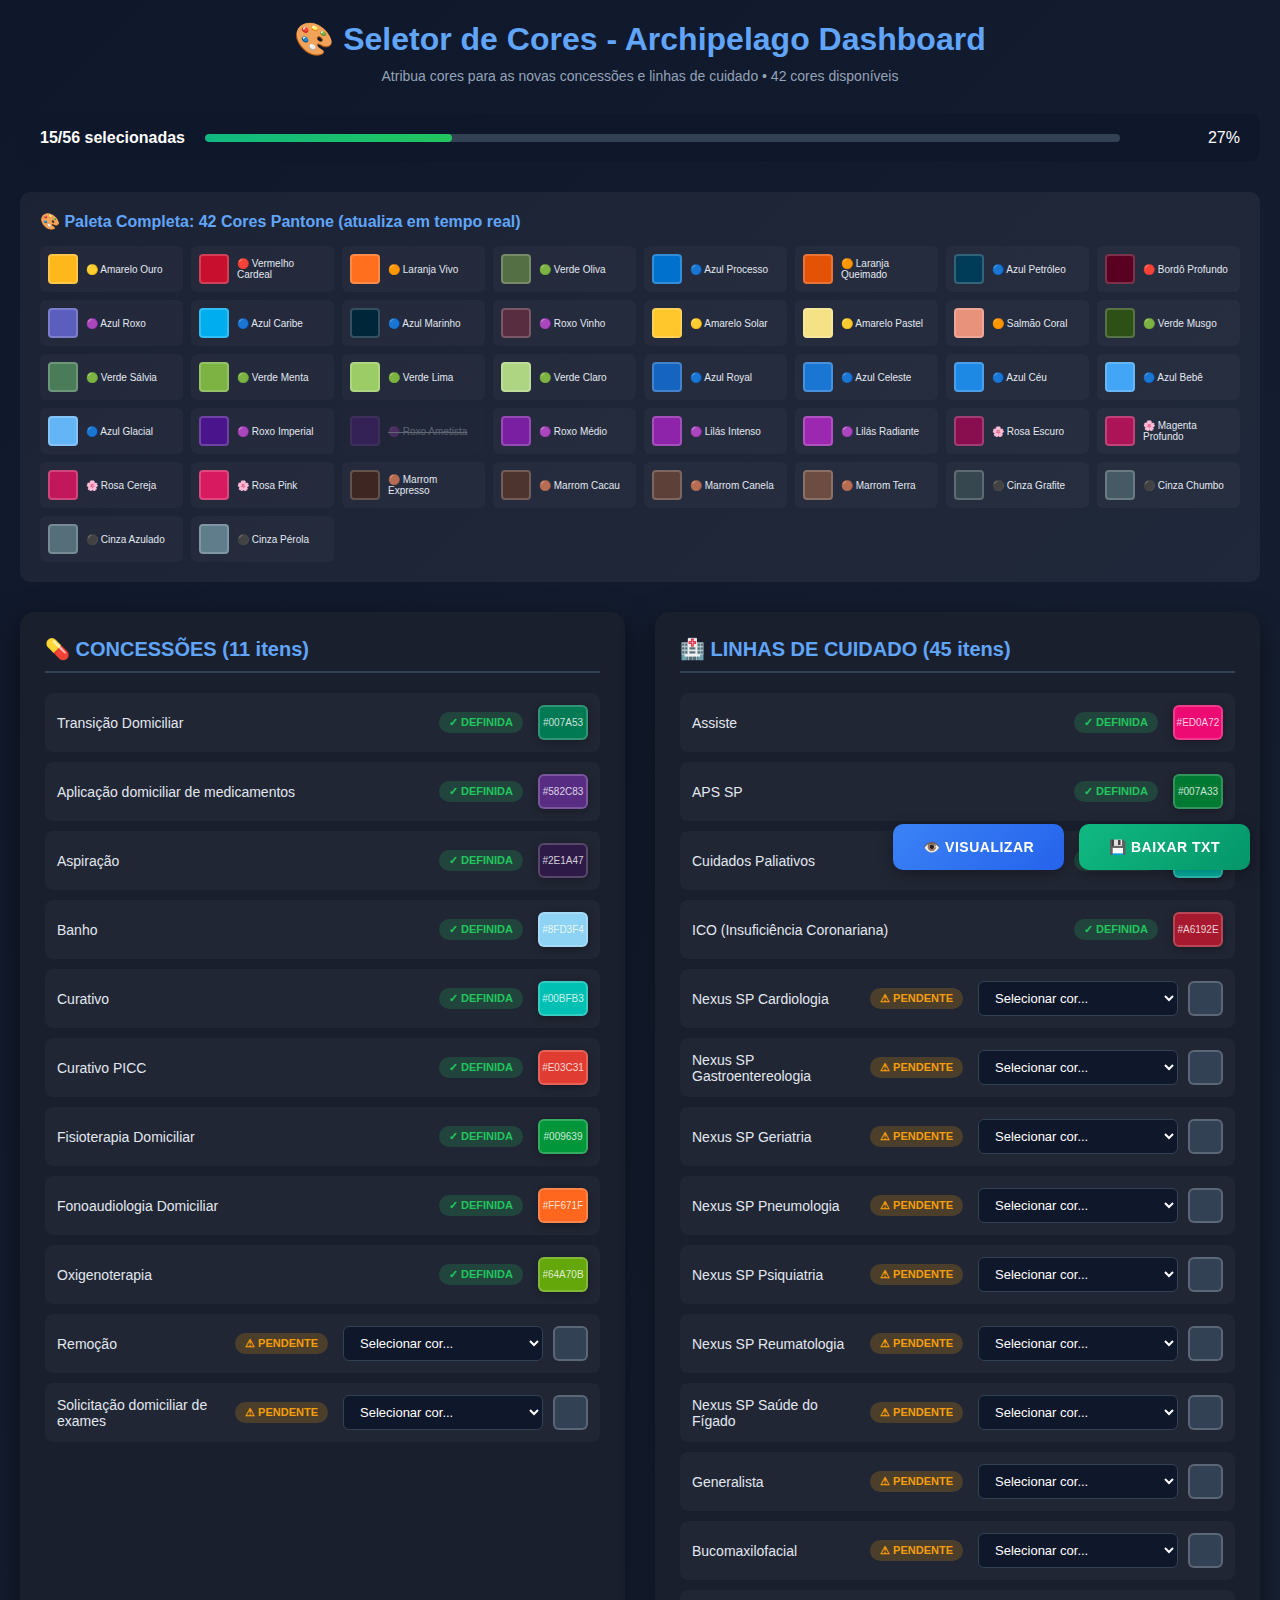
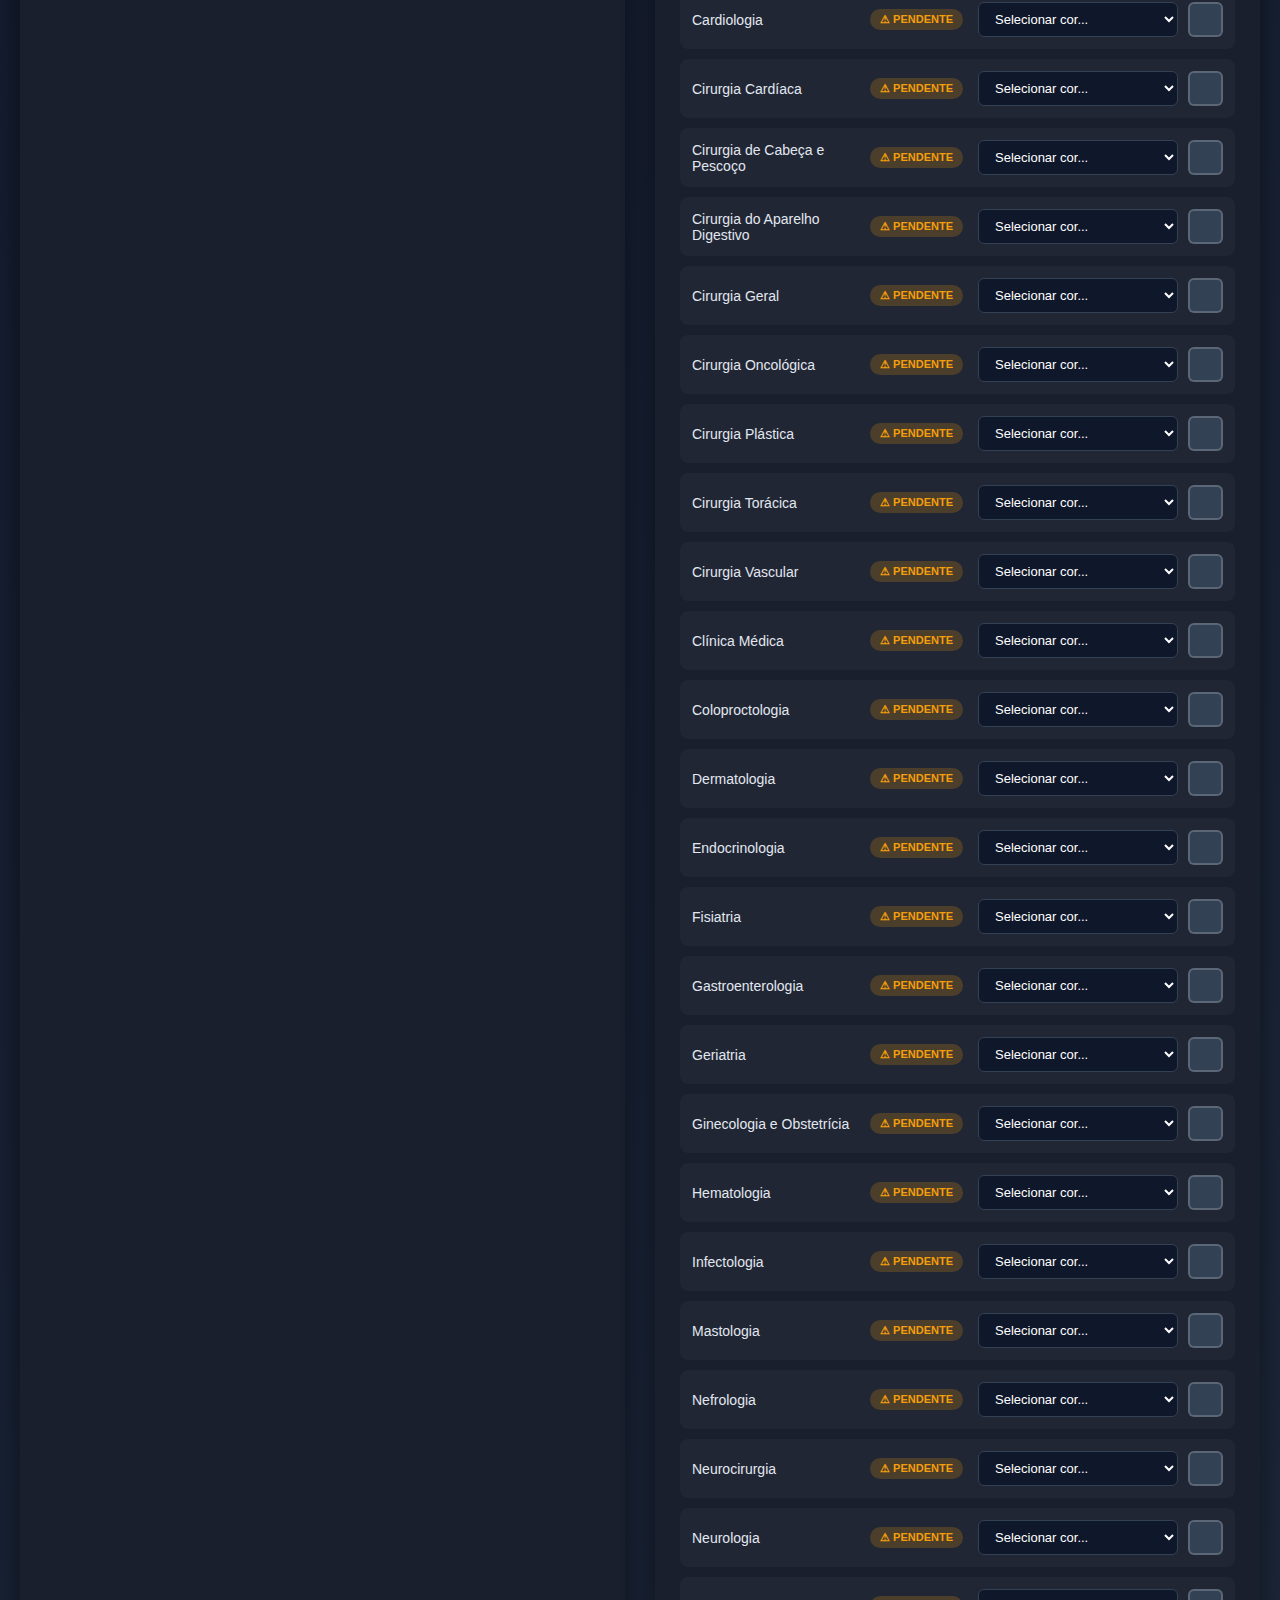
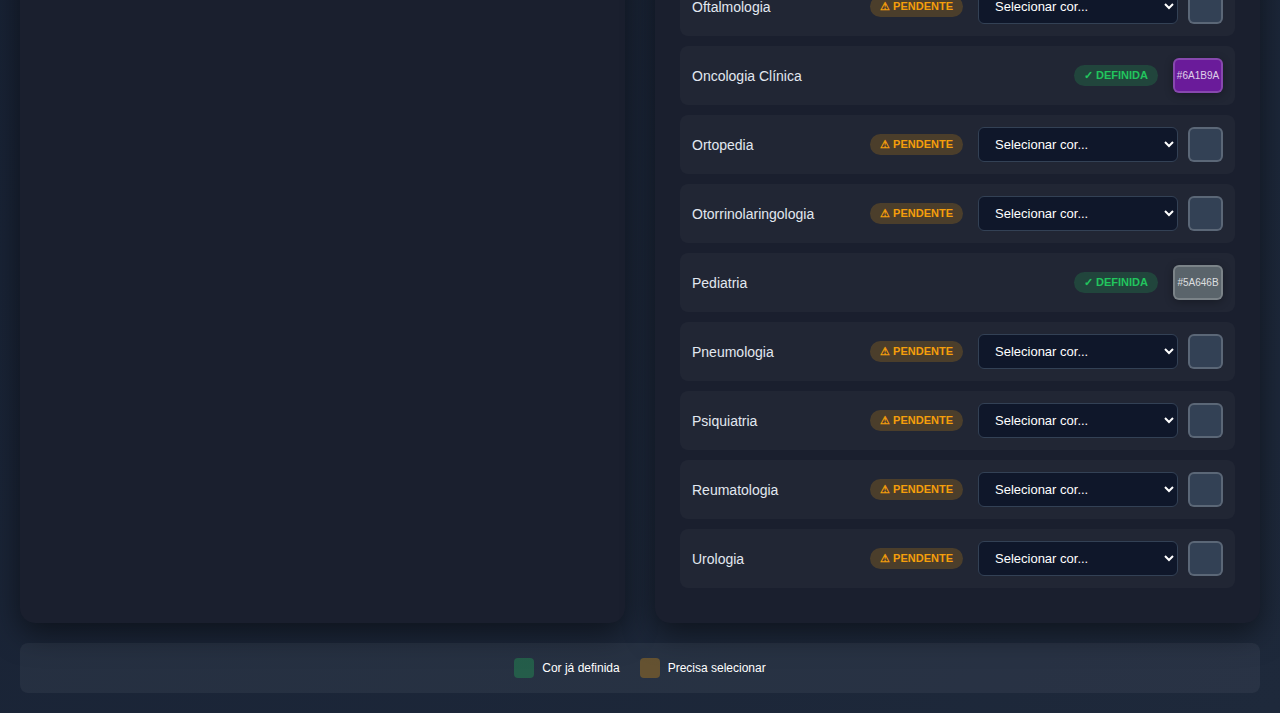
<file: cores.html>
<!DOCTYPE html>
<html lang="pt-BR">
<head>
    <meta charset="UTF-8">
    <meta name="viewport" content="width=device-width, initial-scale=1.0">
    <title>Seletor de Cores - Archipelago Dashboard</title>
    <style>
        * {
            margin: 0;
            padding: 0;
            box-sizing: border-box;
        }

        body {
            font-family: -apple-system, BlinkMacSystemFont, 'Segoe UI', Roboto, sans-serif;
            background: linear-gradient(135deg, #0f172a 0%, #1e293b 100%);
            color: #ffffff;
            padding: 20px;
            min-height: 100vh;
        }

        .container {
            max-width: 1400px;
            margin: 0 auto;
        }

        h1 {
            text-align: center;
            margin-bottom: 10px;
            font-size: 32px;
            color: #60a5fa;
        }

        .subtitle {
            text-align: center;
            color: #94a3b8;
            margin-bottom: 30px;
            font-size: 14px;
        }

        .sections {
            display: grid;
            grid-template-columns: 1fr 1fr;
            gap: 30px;
        }

        .section {
            background: #1a1f2e;
            border-radius: 15px;
            padding: 25px;
            box-shadow: 0 10px 30px rgba(0,0,0,0.5);
        }

        .section h2 {
            color: #60a5fa;
            margin-bottom: 20px;
            font-size: 20px;
            border-bottom: 2px solid #334155;
            padding-bottom: 10px;
        }

        .item {
            display: flex;
            align-items: center;
            gap: 15px;
            padding: 12px;
            background: rgba(255,255,255,0.03);
            border-radius: 8px;
            margin-bottom: 10px;
            transition: all 0.2s;
        }

        .item:hover {
            background: rgba(96, 165, 250, 0.1);
        }

        .item-name {
            flex: 1;
            font-size: 14px;
            color: #e2e8f0;
        }

        .color-box {
            width: 50px;
            height: 35px;
            border-radius: 6px;
            border: 2px solid rgba(255,255,255,0.2);
            display: flex;
            align-items: center;
            justify-content: center;
            font-size: 10px;
            color: rgba(255,255,255,0.8);
            box-shadow: 0 2px 8px rgba(0,0,0,0.3);
        }

        .color-selector-wrapper {
            display: flex;
            gap: 10px;
            align-items: center;
        }

        .color-select {
            padding: 8px 12px;
            background: #0f172a;
            color: #ffffff;
            border: 1px solid #334155;
            border-radius: 6px;
            font-size: 13px;
            cursor: pointer;
            min-width: 200px;
        }

        .color-select:focus {
            outline: none;
            border-color: #60a5fa;
            box-shadow: 0 0 0 3px rgba(96, 165, 250, 0.1);
        }

        .color-preview {
            width: 35px;
            height: 35px;
            border-radius: 6px;
            border: 2px solid rgba(255,255,255,0.2);
            background: #334155;
            transition: all 0.3s;
        }

        .status {
            display: inline-block;
            padding: 4px 10px;
            border-radius: 12px;
            font-size: 11px;
            font-weight: 600;
            text-transform: uppercase;
        }

        .status.definida {
            background: rgba(34, 197, 94, 0.2);
            color: #22c55e;
        }

        .status.pendente {
            background: rgba(245, 158, 11, 0.2);
            color: #f59e0b;
        }

        .actions {
            position: fixed;
            bottom: 30px;
            right: 30px;
            display: flex;
            gap: 15px;
        }

        .btn {
            padding: 15px 30px;
            border: none;
            border-radius: 10px;
            font-weight: 600;
            font-size: 14px;
            cursor: pointer;
            text-transform: uppercase;
            letter-spacing: 0.5px;
            transition: all 0.3s;
            box-shadow: 0 4px 15px rgba(0,0,0,0.3);
        }

        .btn-primary {
            background: linear-gradient(135deg, #10b981 0%, #059669 100%);
            color: white;
        }

        .btn-primary:hover {
            transform: translateY(-2px);
            box-shadow: 0 6px 20px rgba(16, 185, 129, 0.4);
        }

        .btn-secondary {
            background: linear-gradient(135deg, #3b82f6 0%, #2563eb 100%);
            color: white;
        }

        .btn-secondary:hover {
            transform: translateY(-2px);
            box-shadow: 0 6px 20px rgba(59, 130, 246, 0.4);
        }

        .progress {
            background: #0f172a;
            padding: 15px 20px;
            border-radius: 10px;
            margin-bottom: 30px;
            display: flex;
            justify-content: space-between;
            align-items: center;
        }

        .progress-bar {
            flex: 1;
            height: 8px;
            background: #334155;
            border-radius: 4px;
            margin: 0 20px;
            overflow: hidden;
        }

        .progress-fill {
            height: 100%;
            background: linear-gradient(90deg, #10b981, #22c55e);
            transition: width 0.3s;
            border-radius: 4px;
        }

        .legend {
            display: flex;
            gap: 20px;
            justify-content: center;
            margin-top: 20px;
            padding: 15px;
            background: rgba(255,255,255,0.05);
            border-radius: 8px;
        }

        .legend-item {
            display: flex;
            align-items: center;
            gap: 8px;
            font-size: 12px;
        }

        .legend-color {
            width: 20px;
            height: 20px;
            border-radius: 4px;
        }

        @media (max-width: 1024px) {
            .sections {
                grid-template-columns: 1fr;
            }
        }

        .cores-disponiveis {
            background: rgba(255,255,255,0.05);
            padding: 20px;
            border-radius: 10px;
            margin-bottom: 30px;
        }

        .cores-disponiveis h3 {
            color: #60a5fa;
            margin-bottom: 15px;
            font-size: 16px;
        }

        .cores-grid {
            display: grid;
            grid-template-columns: repeat(auto-fill, minmax(130px, 1fr));
            gap: 8px;
        }

        .cor-item {
            display: flex;
            align-items: center;
            gap: 8px;
            padding: 8px;
            background: rgba(255,255,255,0.03);
            border-radius: 6px;
            font-size: 10px;
            transition: all 0.2s;
        }

        .cor-item:hover {
            background: rgba(255,255,255,0.08);
        }

        .cor-item.usada {
            opacity: 0.3;
            text-decoration: line-through;
        }

        .cor-item-box {
            width: 30px;
            height: 30px;
            border-radius: 4px;
            border: 2px solid rgba(255,255,255,0.2);
            flex-shrink: 0;
        }

        .cor-item-label {
            color: #e2e8f0;
            flex: 1;
        }
    </style>
</head>
<body>
    <div class="container">
        <h1>🎨 Seletor de Cores - Archipelago Dashboard</h1>
        <p class="subtitle">Atribua cores para as novas concessões e linhas de cuidado • 42 cores disponíveis</p>

        <div class="progress">
            <div style="min-width: 120px;">
                <strong id="progressText">0/28 selecionadas</strong>
            </div>
            <div class="progress-bar">
                <div class="progress-fill" id="progressFill" style="width: 0%"></div>
            </div>
            <div style="min-width: 100px; text-align: right;">
                <span id="progressPercent">0%</span>
            </div>
        </div>

        <div class="cores-disponiveis">
            <h3>🎨 Paleta Completa: 42 Cores Pantone (atualiza em tempo real)</h3>
            <div class="cores-grid" id="coresDisponiveisGrid"></div>
        </div>

        <div class="sections">
            <!-- CONCESSÕES -->
            <div class="section">
                <h2>💊 CONCESSÕES (11 itens)</h2>
                <div id="concessoesContainer"></div>
            </div>

            <!-- LINHAS DE CUIDADO -->
            <div class="section">
                <h2>🏥 LINHAS DE CUIDADO (45 itens)</h2>
                <div id="linhasContainer"></div>
            </div>
        </div>

        <div class="legend">
            <div class="legend-item">
                <div class="legend-color" style="background: rgba(34, 197, 94, 0.3);"></div>
                <span>Cor já definida</span>
            </div>
            <div class="legend-item">
                <div class="legend-color" style="background: rgba(245, 158, 11, 0.3);"></div>
                <span>Precisa selecionar</span>
            </div>
        </div>
    </div>

    <div class="actions">
        <button class="btn btn-secondary" onclick="visualizarResultado()">👁️ Visualizar</button>
        <button class="btn btn-primary" onclick="baixarTXT()">💾 Baixar TXT</button>
    </div>

    <script>
        // =================== DADOS ===================
        const CONCESSOES = {
            'Transição Domiciliar': '#007A53',
            'Aplicação domiciliar de medicamentos': '#582C83',
            'Aspiração': '#2E1A47',
            'Banho': '#8FD3F4',
            'Curativo': '#00BFB3',
            'Curativo PICC': '#E03C31',
            'Fisioterapia Domiciliar': '#009639',
            'Fonoaudiologia Domiciliar': '#FF671F',
            'Oxigenoterapia': '#64A70B',
            'Remoção': null,
            'Solicitação domiciliar de exames': null
        };

        const LINHAS_CUIDADO = {
            'Assiste': '#ED0A72',
            'APS SP': '#007A33',
            'Cuidados Paliativos': '#00B5A2',
            'ICO (Insuficiência Coronariana)': '#A6192E',
            'Nexus SP Cardiologia': null,
            'Nexus SP Gastroentereologia': null,
            'Nexus SP Geriatria': null,
            'Nexus SP Pneumologia': null,
            'Nexus SP Psiquiatria': null,
            'Nexus SP Reumatologia': null,
            'Nexus SP Saúde do Fígado': null,
            'Generalista': null,
            'Bucomaxilofacial': null,
            'Cardiologia': null,
            'Cirurgia Cardíaca': null,
            'Cirurgia de Cabeça e Pescoço': null,
            'Cirurgia do Aparelho Digestivo': null,
            'Cirurgia Geral': null,
            'Cirurgia Oncológica': null,
            'Cirurgia Plástica': null,
            'Cirurgia Torácica': null,
            'Cirurgia Vascular': null,
            'Clínica Médica': null,
            'Coloproctologia': null,
            'Dermatologia': null,
            'Endocrinologia': null,
            'Fisiatria': null,
            'Gastroenterologia': null,
            'Geriatria': null,
            'Ginecologia e Obstetrícia': null,
            'Hematologia': null,
            'Infectologia': null,
            'Mastologia': null,
            'Nefrologia': null,
            'Neurocirurgia': null,
            'Neurologia': null,
            'Oftalmologia': null,
            'Oncologia Clínica': '#6A1B9A',
            'Ortopedia': null,
            'Otorrinolaringologia': null,
            'Pediatria': '#5A646B',
            'Pneumologia': null,
            'Psiquiatria': null,
            'Reumatologia': null,
            'Urologia': null
        };

        const CORES_DISPONIVEIS = {
            // === CORES ORIGINAIS (15) ===
            '#FFB81C': '🟡 Amarelo Ouro',
            '#C8102E': '🔴 Vermelho Cardeal',
            '#FF6F1D': '🟠 Laranja Vivo',
            '#556F44': '🟢 Verde Oliva',
            '#0072CE': '🔵 Azul Processo',
            '#E35205': '🟠 Laranja Queimado',
            '#003C57': '🔵 Azul Petróleo',
            '#5A0020': '🔴 Bordô Profundo',
            '#5C5EBE': '🟣 Azul Roxo',
            '#00AEEF': '🔵 Azul Caribe',
            '#00263A': '🔵 Azul Marinho',
            '#582D40': '🟣 Roxo Vinho',
            '#FFC72C': '🟡 Amarelo Solar',
            '#F4E285': '🟡 Amarelo Pastel',
            '#E8927C': '🟠 Salmão Coral',
            
            // === TONS DE VERDE (5) ===
            '#2D5016': '🟢 Verde Musgo',
            '#4A7C59': '🟢 Verde Sálvia',
            '#7CB342': '🟢 Verde Menta',
            '#9CCC65': '🟢 Verde Lima',
            '#AED581': '🟢 Verde Claro',
            
            // === TONS DE AZUL (5) ===
            '#1565C0': '🔵 Azul Royal',
            '#1976D2': '🔵 Azul Celeste',
            '#1E88E5': '🔵 Azul Céu',
            '#42A5F5': '🔵 Azul Bebê',
            '#64B5F6': '🔵 Azul Glacial',
            
            // === TONS DE ROXO/LILÁS (5) ===
            '#4A148C': '🟣 Roxo Imperial',
            '#6A1B9A': '🟣 Roxo Ametista',
            '#7B1FA2': '🟣 Roxo Médio',
            '#8E24AA': '🟣 Lilás Intenso',
            '#9C27B0': '🟣 Lilás Radiante',
            
            // === TONS DE ROSA/MAGENTA (4) ===
            '#880E4F': '🌸 Rosa Escuro',
            '#AD1457': '🌸 Magenta Profundo',
            '#C2185B': '🌸 Rosa Cereja',
            '#D81B60': '🌸 Rosa Pink',
            
            // === TONS DE MARROM/TERRA (4) ===
            '#3E2723': '🟤 Marrom Expresso',
            '#4E342E': '🟤 Marrom Cacau',
            '#5D4037': '🟤 Marrom Canela',
            '#6D4C41': '🟤 Marrom Terra',
            
            // === TONS DE CINZA/NEUTROS (4) ===
            '#37474F': '⚫ Cinza Grafite',
            '#455A64': '⚫ Cinza Chumbo',
            '#546E7A': '⚫ Cinza Azulado',
            '#607D8B': '⚫ Cinza Pérola'
        };

        let coresUsadas = new Set();

        // =================== INICIALIZAÇÃO ===================
        function init() {
            // Adicionar cores já definidas ao set de usadas
            Object.values(CONCESSOES).forEach(cor => {
                if (cor) coresUsadas.add(cor);
            });
            Object.values(LINHAS_CUIDADO).forEach(cor => {
                if (cor) coresUsadas.add(cor);
            });

            renderizarPaletaCores();
            renderizarConcessoes();
            renderizarLinhas();
            atualizarProgresso();
        }

        // =================== RENDERIZAR PALETA ===================
        function renderizarPaletaCores() {
            const grid = document.getElementById('coresDisponiveisGrid');
            grid.innerHTML = '';

            Object.entries(CORES_DISPONIVEIS).forEach(([hex, descricao]) => {
                const div = document.createElement('div');
                div.className = `cor-item ${coresUsadas.has(hex) ? 'usada' : ''}`;
                div.innerHTML = `
                    <div class="cor-item-box" style="background: ${hex};"></div>
                    <div class="cor-item-label">${descricao}</div>
                `;
                grid.appendChild(div);
            });
        }

        // =================== RENDERIZAR ===================
        function renderizarConcessoes() {
            const container = document.getElementById('concessoesContainer');
            container.innerHTML = '';

            Object.entries(CONCESSOES).forEach(([nome, cor]) => {
                const item = criarItemHTML(nome, cor, 'concessao');
                container.appendChild(item);
            });
        }

        function renderizarLinhas() {
            const container = document.getElementById('linhasContainer');
            container.innerHTML = '';

            Object.entries(LINHAS_CUIDADO).forEach(([nome, cor]) => {
                const item = criarItemHTML(nome, cor, 'linha');
                container.appendChild(item);
            });
        }

        function criarItemHTML(nome, cor, tipo) {
            const div = document.createElement('div');
            div.className = 'item';

            if (cor) {
                // Tem cor definida
                div.innerHTML = `
                    <div class="item-name">${nome}</div>
                    <span class="status definida">✓ Definida</span>
                    <div class="color-box" style="background: ${cor};">${cor}</div>
                `;
            } else {
                // Precisa selecionar cor
                const selectId = `select_${tipo}_${nome.replace(/\s+/g, '_')}`;
                div.innerHTML = `
                    <div class="item-name">${nome}</div>
                    <span class="status pendente">⚠ Pendente</span>
                    <div class="color-selector-wrapper">
                        <select class="color-select" id="${selectId}" data-tipo="${tipo}" data-nome="${nome}" onchange="selecionarCor(this)">
                            <option value="">Selecionar cor...</option>
                            ${gerarOpcoesDisponiveis()}
                        </select>
                        <div class="color-preview" id="${selectId}_preview"></div>
                    </div>
                `;
            }

            return div;
        }

        function gerarOpcoesDisponiveis() {
            let options = '';
            Object.entries(CORES_DISPONIVEIS).forEach(([hex, descricao]) => {
                if (!coresUsadas.has(hex)) {
                    options += `<option value="${hex}">${descricao}</option>`;
                }
            });
            return options;
        }

        // =================== SELEÇÃO DE COR ===================
        function selecionarCor(select) {
            const tipo = select.dataset.tipo;
            const nome = select.dataset.nome;
            const cor = select.value;

            // Atualizar preview
            const preview = document.getElementById(`${select.id}_preview`);
            if (preview) {
                preview.style.background = cor || '#334155';
            }

            if (!cor) return;

            // Adicionar cor ao set de usadas
            coresUsadas.add(cor);

            // Atualizar o objeto correspondente
            if (tipo === 'concessao') {
                CONCESSOES[nome] = cor;
            } else {
                LINHAS_CUIDADO[nome] = cor;
            }

            // Re-renderizar tudo
            renderizarPaletaCores();
            renderizarConcessoes();
            renderizarLinhas();
            atualizarProgresso();

            // Adicionar listeners aos novos selects
            adicionarListenersPreview();
        }

        // =================== PREVIEW AO HOVER ===================
        function adicionarListenersPreview() {
            document.querySelectorAll('.color-select').forEach(select => {
                select.addEventListener('change', function() {
                    const preview = document.getElementById(`${this.id}_preview`);
                    if (preview) {
                        preview.style.background = this.value || '#334155';
                    }
                });

                // Preview ao passar o mouse nas opções
                select.addEventListener('mouseover', function(e) {
                    if (e.target.tagName === 'OPTION' && e.target.value) {
                        const preview = document.getElementById(`${this.id}_preview`);
                        if (preview) {
                            preview.style.background = e.target.value;
                        }
                    }
                });

                select.addEventListener('mouseout', function() {
                    const preview = document.getElementById(`${this.id}_preview`);
                    if (preview) {
                        preview.style.background = this.value || '#334155';
                    }
                });
            });
        }

        // =================== PROGRESSO ===================
        function atualizarProgresso() {
            const totalItens = Object.keys(CONCESSOES).length + Object.keys(LINHAS_CUIDADO).length;
            const itensSelecionados = 
                Object.values(CONCESSOES).filter(c => c !== null).length +
                Object.values(LINHAS_CUIDADO).filter(c => c !== null).length;

            const percentual = Math.round((itensSelecionados / totalItens) * 100);

            document.getElementById('progressText').textContent = `${itensSelecionados}/${totalItens} selecionadas`;
            document.getElementById('progressPercent').textContent = `${percentual}%`;
            document.getElementById('progressFill').style.width = `${percentual}%`;
        }

        // =================== BAIXAR TXT ===================
        function baixarTXT() {
            const pendentes = 
                Object.entries(CONCESSOES).filter(([_, cor]) => cor === null).length +
                Object.entries(LINHAS_CUIDADO).filter(([_, cor]) => cor === null).length;

            if (pendentes > 0) {
                alert(`⚠️ Ainda faltam ${pendentes} cores para selecionar!\n\nPor favor, complete todas as seleções antes de baixar o arquivo.`);
                return;
            }

            // Gerar conteúdo do arquivo
            let conteudo = `===============================================
ARCHIPELAGO DASHBOARD - CONFIGURAÇÃO DE CORES
Gerado em: ${new Date().toLocaleString('pt-BR')}
===============================================

📊 RESUMO:
• Concessões: ${Object.keys(CONCESSOES).length} itens
• Linhas de Cuidado: ${Object.keys(LINHAS_CUIDADO).length} itens
• Total de cores: ${Object.keys(CONCESSOES).length + Object.keys(LINHAS_CUIDADO).length}

===============================================
💊 CONCESSÕES
===============================================

const CORES_CONCESSOES = {
`;

            Object.entries(CONCESSOES).forEach(([nome, cor]) => {
                conteudo += `    '${nome}': '${cor}',\n`;
            });

            conteudo += `};\n\n`;
            conteudo += `===============================================\n`;
            conteudo += `🏥 LINHAS DE CUIDADO\n`;
            conteudo += `===============================================\n\n`;
            conteudo += `const CORES_LINHAS = {\n`;

            Object.entries(LINHAS_CUIDADO).forEach(([nome, cor]) => {
                conteudo += `    '${nome}': '${cor}',\n`;
            });

            conteudo += `};\n\n`;
            conteudo += `===============================================\n`;
            conteudo += `📋 INSTRUÇÕES DE USO\n`;
            conteudo += `===============================================\n\n`;
            conteudo += `1. Copie as constantes CORES_CONCESSOES e CORES_LINHAS\n`;
            conteudo += `2. Cole no arquivo: js/app.js (Dashboard)\n`;
            conteudo += `3. Cole no arquivo: index.html (QR Code - JavaScript inline)\n`;
            conteudo += `4. Substitua os arrays existentes pelos novos\n`;
            conteudo += `5. Teste em ambiente de desenvolvimento antes de publicar\n\n`;
            conteudo += `===============================================\n`;
            conteudo += `🎨 CORES UTILIZADAS\n`;
            conteudo += `===============================================\n\n`;

            // Listar todas as cores usadas
            const coresUsadasArray = Array.from(coresUsadas).sort();
            coresUsadasArray.forEach(cor => {
                const desc = CORES_DISPONIVEIS[cor] || 'Cor original';
                conteudo += `${cor} - ${desc}\n`;
            });

            conteudo += `\n===============================================\n`;
            conteudo += `✅ ARQUIVO GERADO COM SUCESSO!\n`;
            conteudo += `===============================================\n`;

            // Criar blob e download
            const blob = new Blob([conteudo], { type: 'text/plain;charset=utf-8' });
            const url = URL.createObjectURL(blob);
            const a = document.createElement('a');
            a.href = url;
            a.download = `archipelago_cores_${new Date().getTime()}.txt`;
            document.body.appendChild(a);
            a.click();
            document.body.removeChild(a);
            URL.revokeObjectURL(url);

            alert('✅ Arquivo TXT baixado com sucesso!\n\nVocê pode agora:\n• Compartilhar com a equipe\n• Versionar no Git\n• Copiar o código para implementação');
        }

        function visualizarResultado() {
            const pendentes = 
                Object.entries(CONCESSOES).filter(([_, cor]) => cor === null).length +
                Object.entries(LINHAS_CUIDADO).filter(([_, cor]) => cor === null).length;

            const total = Object.keys(CONCESSOES).length + Object.keys(LINHAS_CUIDADO).length;
            const selecionadas = total - pendentes;

            if (pendentes > 0) {
                alert(`📊 Status da Seleção:\n\n` +
                      `✅ Completas: ${selecionadas}/${total}\n` +
                      `⚠️ Pendentes: ${pendentes}\n\n` +
                      `Complete todas as seleções para baixar o arquivo!`);
            } else {
                alert(`✅ Todas as cores foram selecionadas!\n\n` +
                      `📊 Resumo:\n` +
                      `• Concessões: ${Object.keys(CONCESSOES).length} itens\n` +
                      `• Linhas de Cuidado: ${Object.keys(LINHAS_CUIDADO).length} itens\n` +
                      `• Total: ${total} cores definidas\n\n` +
                      `Clique em "Baixar TXT" para exportar!`);
            }
        }

        // =================== INICIAR ===================
        window.addEventListener('load', function() {
            init();
            adicionarListenersPreview();
        });
    </script>
</body>
</html>
</file>
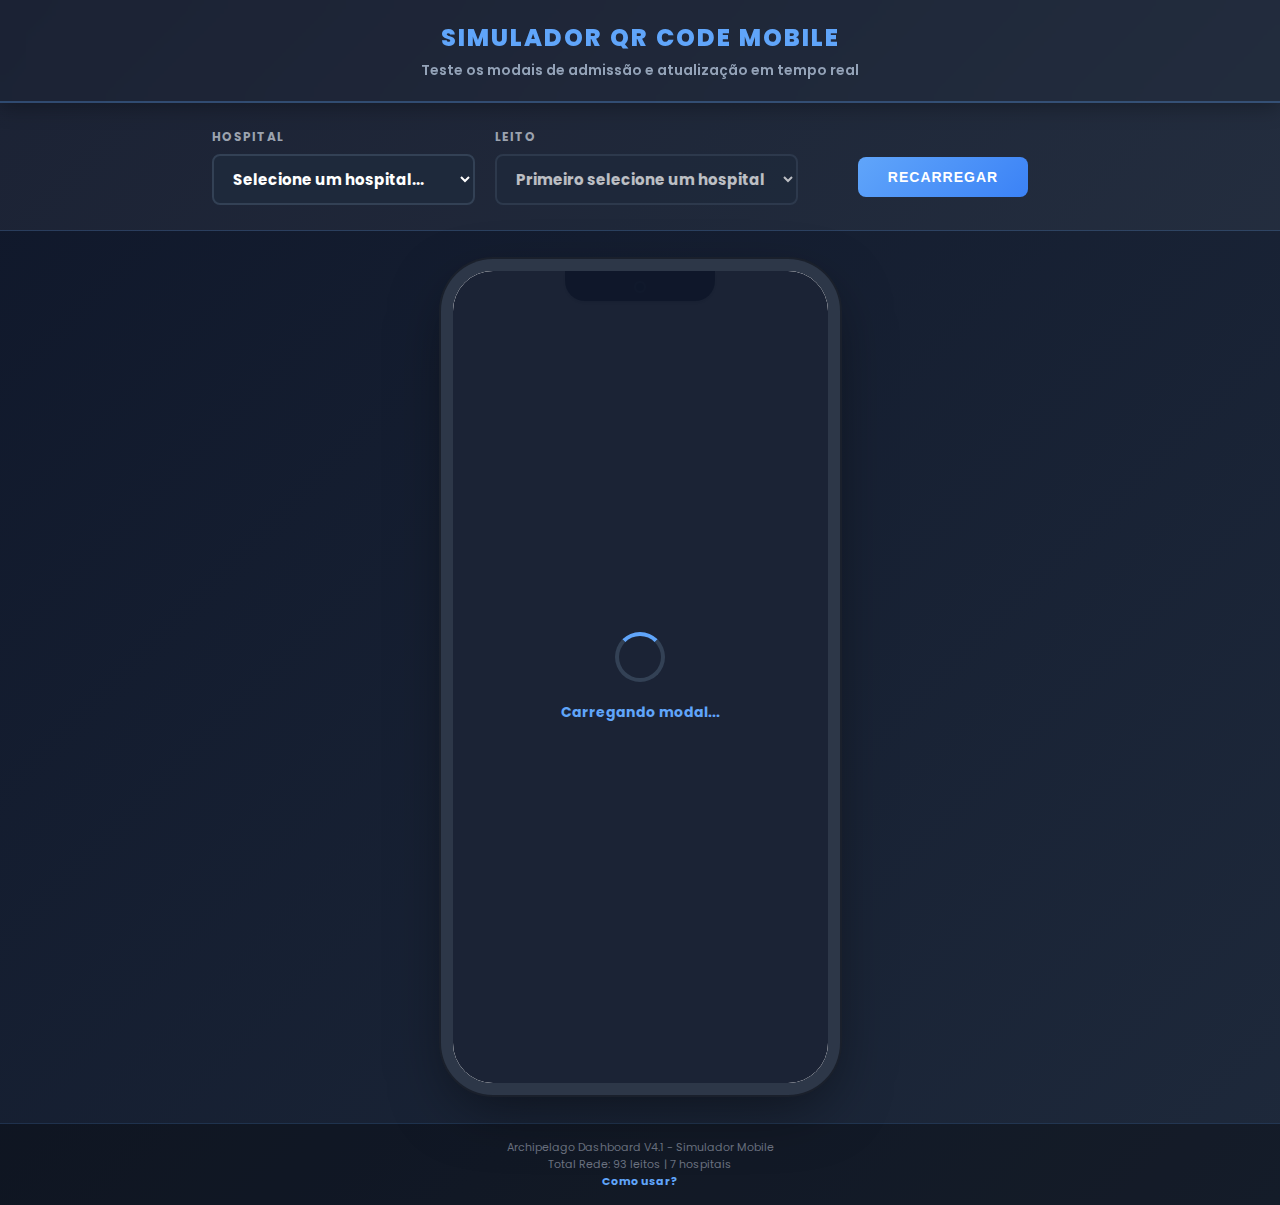
<file: simulador-qrcode.html>
<!DOCTYPE html>
<html lang="pt-BR">
<head>
    <meta charset="UTF-8">
    <meta name="viewport" content="width=device-width, initial-scale=1.0">
    <title>Simulador QR Code Mobile - Archipelago Dashboard</title>
    
    <link rel="preconnect" href="https://fonts.googleapis.com">
    <link rel="preconnect" href="https://fonts.gstatic.com" crossorigin>
    <link href="https://fonts.googleapis.com/css2?family=Poppins:wght@400;600;700;800&display=swap" rel="stylesheet">
    
    <style>
        * {
            margin: 0;
            padding: 0;
            box-sizing: border-box;
        }
        
        body {
            font-family: 'Poppins', sans-serif;
            background: linear-gradient(135deg, #0f172a 0%, #1e293b 100%);
            min-height: 100vh;
            display: flex;
            flex-direction: column;
            color: #ffffff;
            overflow-x: hidden;
        }
        
        /* =================== HEADER =================== */
        .header {
            background: rgba(255, 255, 255, 0.05);
            backdrop-filter: blur(10px);
            padding: 20px;
            border-bottom: 2px solid rgba(96, 165, 250, 0.3);
            box-shadow: 0 4px 20px rgba(0, 0, 0, 0.3);
        }
        
        .header h1 {
            font-size: 24px;
            font-weight: 800;
            text-align: center;
            margin-bottom: 5px;
            color: #60a5fa;
            text-transform: uppercase;
            letter-spacing: 2px;
        }
        
        .header p {
            text-align: center;
            font-size: 14px;
            color: #94a3b8;
            font-weight: 600;
        }
        
        /* =================== CONTROLES =================== */
        .controles {
            background: rgba(255, 255, 255, 0.05);
            padding: 25px;
            display: flex;
            gap: 20px;
            align-items: center;
            justify-content: center;
            flex-wrap: wrap;
            border-bottom: 1px solid rgba(96, 165, 250, 0.2);
        }
        
        .controle-group {
            display: flex;
            flex-direction: column;
            gap: 8px;
            min-width: 250px;
        }
        
        .controle-group label {
            font-size: 12px;
            font-weight: 700;
            text-transform: uppercase;
            letter-spacing: 1px;
            color: #9ca3af;
        }
        
        .controle-group select {
            padding: 12px 15px;
            background: #1e293b;
            color: #ffffff;
            border: 2px solid #334155;
            border-radius: 8px;
            font-size: 15px;
            font-weight: 700;
            font-family: 'Poppins', sans-serif;
            cursor: pointer;
            transition: all 0.2s;
        }
        
        .controle-group select:hover {
            border-color: #60a5fa;
        }
        
        .controle-group select:focus {
            outline: none;
            border-color: #60a5fa;
            box-shadow: 0 0 0 3px rgba(96, 165, 250, 0.2);
        }
        
        .btn-reload {
            padding: 12px 30px;
            background: linear-gradient(135deg, #60a5fa 0%, #3b82f6 100%);
            color: white;
            border: none;
            border-radius: 8px;
            font-weight: 700;
            font-size: 14px;
            cursor: pointer;
            transition: all 0.2s;
            text-transform: uppercase;
            letter-spacing: 1px;
            margin-top: 20px;
        }
        
        .btn-reload:hover {
            transform: translateY(-2px);
            box-shadow: 0 4px 12px rgba(96, 165, 250, 0.4);
        }
        
        .btn-reload:active {
            transform: translateY(0);
        }
        
        /* =================== INFO BAR =================== */
        .info-bar {
            background: rgba(16, 185, 129, 0.1);
            border: 2px solid rgba(16, 185, 129, 0.3);
            border-radius: 12px;
            padding: 15px 20px;
            margin: 20px;
            text-align: center;
        }
        
        .info-bar .url {
            font-size: 13px;
            color: #10b981;
            font-weight: 700;
            font-family: 'Courier New', monospace;
            background: rgba(16, 185, 129, 0.1);
            padding: 8px 15px;
            border-radius: 6px;
            display: inline-block;
            margin-top: 8px;
        }
        
        .info-bar .label {
            font-size: 11px;
            color: #6ee7b7;
            font-weight: 600;
            text-transform: uppercase;
            letter-spacing: 1px;
        }
        
        /* =================== CONTAINER PRINCIPAL =================== */
        .main-container {
            flex: 1;
            display: flex;
            align-items: center;
            justify-content: center;
            padding: 40px 20px;
        }
        
        /* =================== DISPOSITIVO MOBILE (IPHONE) =================== */
        .device-container {
            position: relative;
            width: 375px;
            height: 812px;
            background: #1a1f2e;
            border-radius: 40px;
            box-shadow: 
                0 0 0 12px #2d3748,
                0 0 0 14px #1a202c,
                0 20px 60px rgba(0, 0, 0, 0.5);
            overflow: hidden;
            transform-origin: center;
            animation: fadeIn 0.5s ease;
        }
        
        @keyframes fadeIn {
            from {
                opacity: 0;
                transform: scale(0.95);
            }
            to {
                opacity: 1;
                transform: scale(1);
            }
        }
        
        /* Notch (entalhe superior) */
        .device-notch {
            position: absolute;
            top: 0;
            left: 50%;
            transform: translateX(-50%);
            width: 150px;
            height: 30px;
            background: #1a1f2e;
            border-radius: 0 0 20px 20px;
            z-index: 10;
            box-shadow: 0 2px 5px rgba(0, 0, 0, 0.3);
        }
        
        /* Câmera */
        .device-camera {
            position: absolute;
            top: 10px;
            left: 50%;
            transform: translateX(-50%);
            width: 12px;
            height: 12px;
            background: #0f172a;
            border-radius: 50%;
            border: 2px solid #334155;
            z-index: 11;
        }
        
        /* Botões laterais */
        .device-button-left {
            position: absolute;
            left: -2px;
            top: 100px;
            width: 3px;
            height: 40px;
            background: #2d3748;
            border-radius: 2px 0 0 2px;
        }
        
        .device-button-right {
            position: absolute;
            right: -2px;
            top: 150px;
            width: 3px;
            height: 60px;
            background: #2d3748;
            border-radius: 0 2px 2px 0;
        }
        
        /* Tela do dispositivo */
        .device-screen {
            position: relative;
            width: 100%;
            height: 100%;
            background: #ffffff;
            overflow: hidden;
        }
        
        .device-iframe {
            width: 100%;
            height: 100%;
            border: none;
            background: #ffffff;
        }
        
        /* Loading overlay */
        .loading-overlay {
            position: absolute;
            top: 0;
            left: 0;
            width: 100%;
            height: 100%;
            background: rgba(15, 23, 42, 0.95);
            display: flex;
            flex-direction: column;
            align-items: center;
            justify-content: center;
            z-index: 20;
            transition: opacity 0.3s;
        }
        
        .loading-overlay.hidden {
            opacity: 0;
            pointer-events: none;
        }
        
        .loading-spinner {
            width: 50px;
            height: 50px;
            border: 4px solid #334155;
            border-top-color: #60a5fa;
            border-radius: 50%;
            animation: spin 0.8s linear infinite;
        }
        
        @keyframes spin {
            to { transform: rotate(360deg); }
        }
        
        .loading-text {
            margin-top: 20px;
            color: #60a5fa;
            font-size: 14px;
            font-weight: 700;
        }
        
        /* =================== FOOTER =================== */
        .footer {
            background: rgba(0, 0, 0, 0.3);
            padding: 15px;
            text-align: center;
            font-size: 11px;
            color: #6b7280;
            border-top: 1px solid rgba(96, 165, 250, 0.2);
        }
        
        .footer a {
            color: #60a5fa;
            text-decoration: none;
            font-weight: 700;
        }
        
        .footer a:hover {
            text-decoration: underline;
        }
        
        /* =================== RESPONSIVIDADE =================== */
        @media (max-width: 768px) {
            .device-container {
                transform: scale(0.8);
            }
            
            .controles {
                padding: 15px;
            }
            
            .controle-group {
                min-width: 100%;
            }
        }
        
        @media (max-width: 480px) {
            .device-container {
                transform: scale(0.6);
            }
            
            .header h1 {
                font-size: 18px;
            }
            
            .main-container {
                padding: 20px 10px;
            }
        }
        
        /* =================== ALERTAS =================== */
        .alert {
            position: fixed;
            top: 20px;
            right: 20px;
            background: rgba(239, 68, 68, 0.95);
            color: white;
            padding: 15px 20px;
            border-radius: 8px;
            font-weight: 700;
            font-size: 14px;
            z-index: 1000;
            box-shadow: 0 4px 12px rgba(0, 0, 0, 0.3);
            animation: slideIn 0.3s ease;
        }
        
        @keyframes slideIn {
            from {
                transform: translateX(400px);
                opacity: 0;
            }
            to {
                transform: translateX(0);
                opacity: 1;
            }
        }
        
        .alert.success {
            background: rgba(16, 185, 129, 0.95);
        }
    </style>
</head>
<body>
    <!-- HEADER -->
    <div class="header">
        <h1>Simulador QR Code Mobile</h1>
        <p>Teste os modais de admissão e atualização em tempo real</p>
    </div>
    
    <!-- CONTROLES -->
    <div class="controles">
        <div class="controle-group">
            <label>Hospital</label>
            <select id="selectHospital" onchange="atualizarLeitos()">
                <option value="">Selecione um hospital...</option>
                <option value="H5">Adventista (13 leitos)</option>
                <option value="H2">Cruz Azul (36 leitos)</option>
                <option value="H1">Neomater (10 leitos)</option>
                <option value="H4">Santa Clara (13 leitos)</option>
                <option value="H6">Santa Cruz (7 leitos)</option>
                <option value="H3">Santa Marcelina (7 leitos)</option>
                <option value="H7">Santa Virgínia (7 leitos)</option>
            </select>
        </div>
        
        <div class="controle-group">
            <label>Leito</label>
            <select id="selectLeito" disabled>
                <option value="">Primeiro selecione um hospital</option>
            </select>
        </div>
        
        <div class="controle-group" style="align-items: center;">
            <button class="btn-reload" onclick="recarregarIframe()">
                Recarregar
            </button>
        </div>
    </div>
    
    <!-- INFO BAR -->
    <div class="info-bar" id="infoBar" style="display: none;">
        <div class="label">URL Atual:</div>
        <div class="url" id="urlAtual">—</div>
    </div>
    
    <!-- CONTAINER PRINCIPAL -->
    <div class="main-container">
        <div class="device-container">
            <!-- Notch -->
            <div class="device-notch"></div>
            <div class="device-camera"></div>
            
            <!-- Botões -->
            <div class="device-button-left"></div>
            <div class="device-button-right"></div>
            
            <!-- Tela -->
            <div class="device-screen">
                <iframe 
                    id="deviceIframe" 
                    class="device-iframe"
                    title="Simulador Mobile"
                ></iframe>
                
                <!-- Loading -->
                <div class="loading-overlay" id="loadingOverlay">
                    <div class="loading-spinner"></div>
                    <div class="loading-text">Carregando modal...</div>
                </div>
            </div>
        </div>
    </div>
    
    <!-- FOOTER -->
    <div class="footer">
        Archipelago Dashboard V4.1 - Simulador Mobile<br>
        Total Rede: 93 leitos | 7 hospitais<br>
        <a href="#" onclick="abrirAjuda(); return false;">Como usar?</a>
    </div>
    
    <script>
        // =================== CONFIGURAÇÃO DOS HOSPITAIS ===================
        const HOSPITAIS = {
            H1: { nome: 'Neomater', leitos: 10 },
            H2: { nome: 'Cruz Azul', leitos: 36 },
            H3: { nome: 'Santa Marcelina', leitos: 7 },
            H4: { nome: 'Santa Clara', leitos: 13 },
            H5: { nome: 'Adventista', leitos: 13 },
            H6: { nome: 'Santa Cruz', leitos: 7 },
            H7: { nome: 'Santa Virgínia', leitos: 7 }
        };
        
        // URL base do sistema QR Code (VERCEL)
        const BASE_URL = 'https://qrcode-seven-gamma.vercel.app';
        
        // =================== ATUALIZAR LEITOS ===================
        function atualizarLeitos() {
            const selectHospital = document.getElementById('selectHospital');
            const selectLeito = document.getElementById('selectLeito');
            const hospitalId = selectHospital.value;
            
            if (!hospitalId) {
                selectLeito.disabled = true;
                selectLeito.innerHTML = '<option value="">Primeiro selecione um hospital</option>';
                document.getElementById('infoBar').style.display = 'none';
                return;
            }
            
            const hospital = HOSPITAIS[hospitalId];
            selectLeito.disabled = false;
            selectLeito.innerHTML = '<option value="">Selecione um leito...</option>';
            
            for (let i = 1; i <= hospital.leitos; i++) {
                const option = document.createElement('option');
                option.value = i;
                option.textContent = `Leito ${String(i).padStart(2, '0')}`;
                selectLeito.appendChild(option);
            }
            
            console.log(`${hospital.leitos} leitos carregados para ${hospital.nome}`);
        }
        
        // =================== CARREGAR IFRAME ===================
        function carregarIframe() {
            const selectHospital = document.getElementById('selectHospital');
            const selectLeito = document.getElementById('selectLeito');
            const iframe = document.getElementById('deviceIframe');
            const loadingOverlay = document.getElementById('loadingOverlay');
            const infoBar = document.getElementById('infoBar');
            const urlAtual = document.getElementById('urlAtual');
            
            const hospitalId = selectHospital.value;
            const leitoNum = selectLeito.value;
            
            if (!hospitalId || !leitoNum) {
                mostrarAlerta('Selecione hospital e leito!', 'error');
                return;
            }
            
            // Mostrar loading
            loadingOverlay.classList.remove('hidden');
            
            // Construir URL
            const url = `${BASE_URL}?h=${hospitalId}&l=${leitoNum}`;
            
            // Atualizar info bar
            infoBar.style.display = 'block';
            urlAtual.textContent = url;
            
            // Carregar iframe
            iframe.src = url;
            
            console.log(`Carregando: ${url}`);
            
            // Esconder loading após delay
            setTimeout(() => {
                loadingOverlay.classList.add('hidden');
            }, 1500);
            
            mostrarAlerta('Modal carregado com sucesso!', 'success');
        }
        
        // =================== RECARREGAR IFRAME ===================
        function recarregarIframe() {
            const iframe = document.getElementById('deviceIframe');
            const loadingOverlay = document.getElementById('loadingOverlay');
            
            if (!iframe.src) {
                mostrarAlerta('Selecione hospital e leito primeiro!', 'error');
                return;
            }
            
            loadingOverlay.classList.remove('hidden');
            iframe.src = iframe.src; // Recarrega a mesma URL
            
            setTimeout(() => {
                loadingOverlay.classList.add('hidden');
            }, 1000);
            
            console.log('Iframe recarregado');
            mostrarAlerta('Modal recarregado!', 'success');
        }
        
        // =================== MOSTRAR ALERTA ===================
        function mostrarAlerta(mensagem, tipo = 'error') {
            // Remove alertas anteriores
            const alertaAntigo = document.querySelector('.alert');
            if (alertaAntigo) alertaAntigo.remove();
            
            // Cria novo alerta
            const alerta = document.createElement('div');
            alerta.className = `alert ${tipo}`;
            alerta.textContent = mensagem;
            document.body.appendChild(alerta);
            
            // Remove após 3 segundos
            setTimeout(() => {
                alerta.style.animation = 'slideIn 0.3s ease reverse';
                setTimeout(() => alerta.remove(), 300);
            }, 3000);
        }
        
        // =================== AJUDA ===================
        function abrirAjuda() {
            const mensagem = `
COMO USAR O SIMULADOR:

1. Selecione um HOSPITAL no primeiro dropdown
2. Selecione um LEITO no segundo dropdown
3. O modal será carregado automaticamente no celular
4. Use o botão Recarregar para atualizar

FUNCIONAL:
• Todos os 7 hospitais disponíveis
• Todos os 93 leitos funcionais
• Modais 100% interativos
• Admissão e atualização funcionam

PERFEITO PARA:
• Testar o sistema antes de imprimir QR Codes
• Ver como fica em diferentes leitos
• Demonstrar o sistema para o cliente
• Debug e ajustes finos
            `.trim();
            
            alert(mensagem);
        }
        
        // =================== EVENT LISTENERS ===================
        document.getElementById('selectLeito').addEventListener('change', carregarIframe);
        
        // =================== INICIALIZAÇÃO ===================
        document.addEventListener('DOMContentLoaded', function() {
            console.log('Simulador QR Code Mobile V1.0');
            console.log('iPhone 11 Pro (375x812)');
            console.log('7 hospitais | 93 leitos');
            console.log('Sistema 100% funcional');
            
            // Carregar primeiro hospital automaticamente (opcional)
            // document.getElementById('selectHospital').value = 'H5';
            // atualizarLeitos();
        });
    </script>
</body>
</html>
</file>
